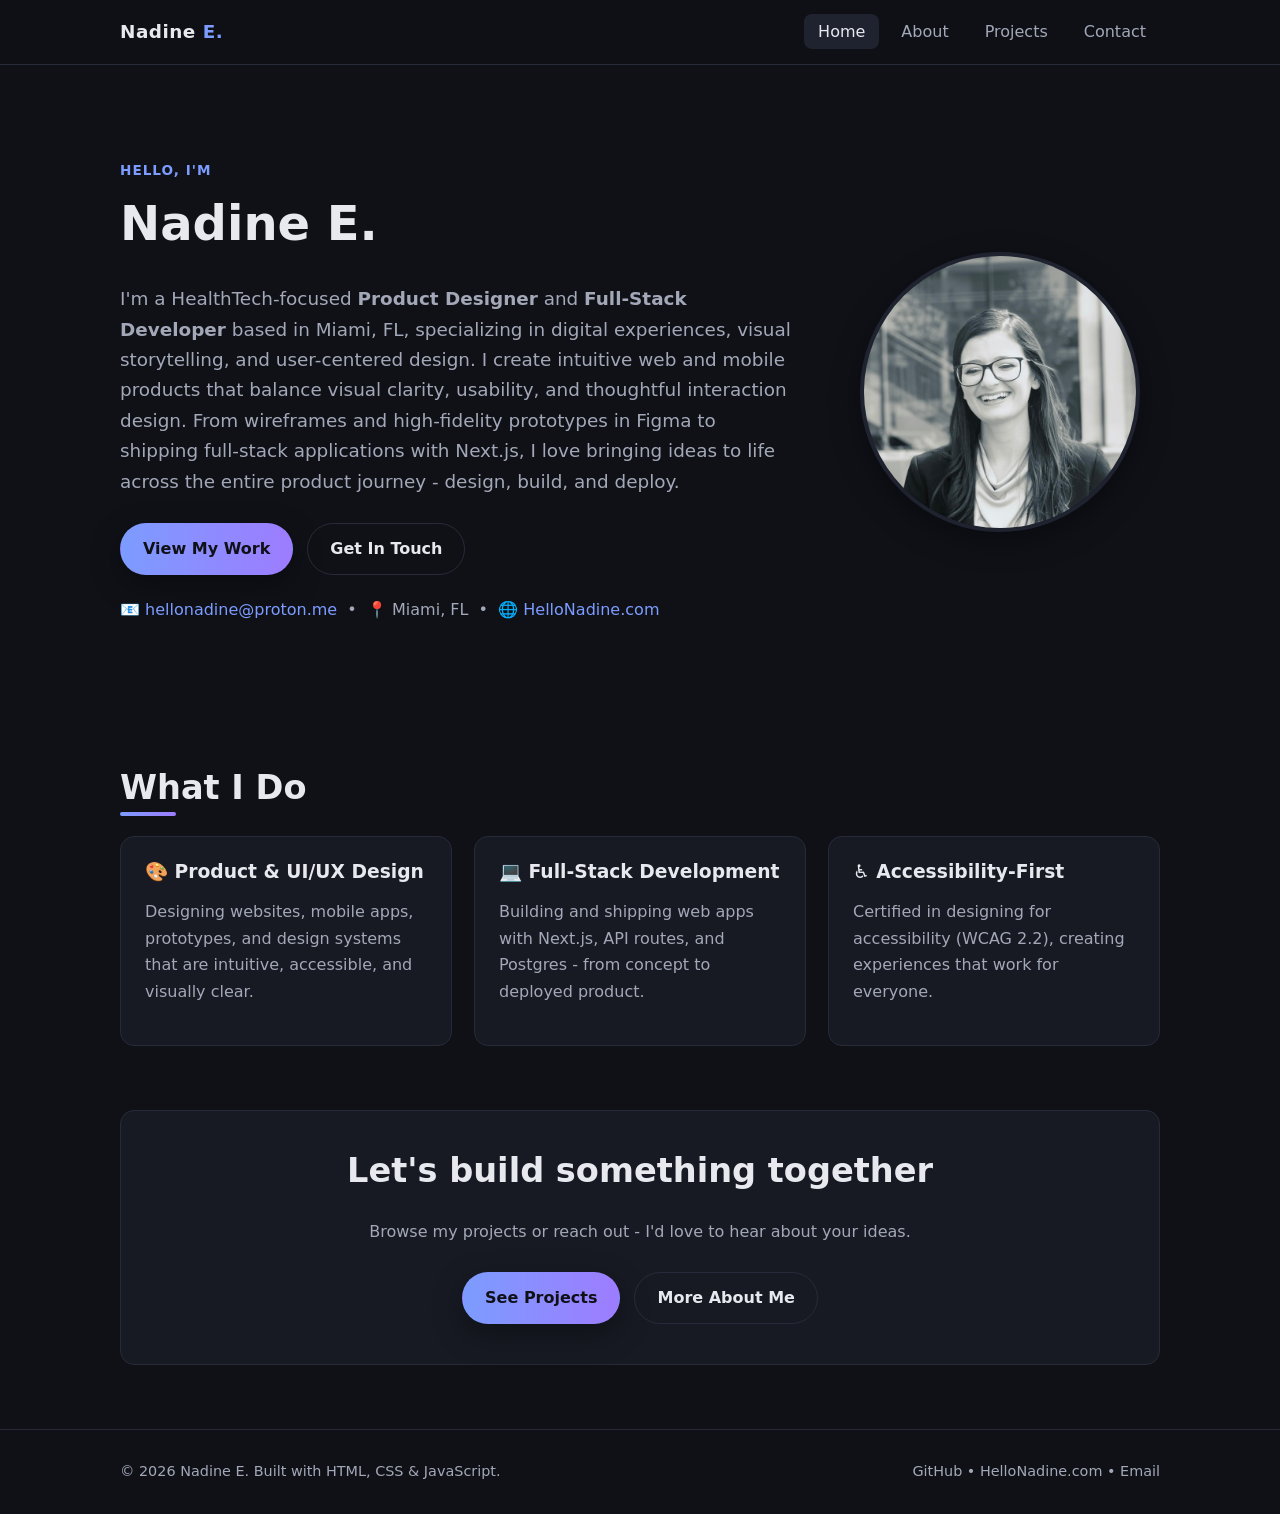
<file: index.html>
<!DOCTYPE html>
<html lang="en">
<head>
  <meta charset="UTF-8" />
  <meta name="viewport" content="width=device-width, initial-scale=1.0" />
  <title>Nadine E. | Product Designer &amp; Developer</title>
  <meta name="description" content="Nadine E. - HealthTech-focused Product Designer and Full-Stack Developer based in Miami, FL. Projects, skills, and contact information." />
  <link rel="stylesheet" href="style.css" />
</head>
<body>
  <!-- ===== Navigation ===== -->
  <nav class="navbar">
    <div class="container nav-inner">
      <a href="index.html" class="brand">Nadine<span> E.</span></a>
      <button class="nav-toggle" aria-label="Toggle navigation">
        <span></span><span></span><span></span>
      </button>
      <ul class="nav-links">
        <li><a href="index.html" class="active">Home</a></li>
        <li><a href="about.html">About</a></li>
        <li><a href="projects.html">Projects</a></li>
        <li><a href="contact.html">Contact</a></li>
      </ul>
    </div>
  </nav>

  <!-- ===== Hero / Bio ===== -->
  <header class="hero">
    <div class="container hero-grid">
      <div>
        <p class="eyebrow">Hello, I'm</p>
        <h1>Nadine E.</h1>
        <p class="lead">
          I'm a HealthTech-focused <strong>Product Designer</strong> and
          <strong>Full-Stack Developer</strong> based in Miami, FL, specializing
          in digital experiences, visual storytelling, and user-centered design.
          I create intuitive web and mobile products that balance visual clarity,
          usability, and thoughtful interaction design. From wireframes and
          high-fidelity prototypes in Figma to shipping full-stack applications
          with Next.js, I love bringing ideas to life across the entire product
          journey - design, build, and deploy.
        </p>
        <div class="hero-actions">
          <a href="projects.html" class="btn btn-primary">View My Work</a>
          <a href="contact.html" class="btn btn-ghost">Get In Touch</a>
        </div>
        <p class="muted" style="margin-top:22px;">
          📧 <a href="mailto:hellonadine@proton.me">hellonadine@proton.me</a>
          &nbsp;•&nbsp;
          📍 Miami, FL
          &nbsp;•&nbsp;
          🌐 <a href="https://hellonadine.com" target="_blank" rel="noopener">HelloNadine.com</a>
        </p>
      </div>
      <img class="avatar" src="images/profile.jpeg" alt="Professional photo of Nadine E." />
    </div>
  </header>

  <!-- ===== Highlights ===== -->
  <section>
    <div class="container">
      <h2 class="section-title">What I Do</h2>
      <div class="grid grid-3">
        <div class="card">
          <h3>🎨 Product &amp; UI/UX Design</h3>
          <p class="muted">Designing websites, mobile apps, prototypes, and design systems that are intuitive, accessible, and visually clear.</p>
        </div>
        <div class="card">
          <h3>💻 Full-Stack Development</h3>
          <p class="muted">Building and shipping web apps with Next.js, API routes, and Postgres - from concept to deployed product.</p>
        </div>
        <div class="card">
          <h3>♿ Accessibility-First</h3>
          <p class="muted">Certified in designing for accessibility (WCAG 2.2), creating experiences that work for everyone.</p>
        </div>
      </div>
    </div>
  </section>

  <!-- ===== Call to action ===== -->
  <section style="padding-top:0;">
    <div class="container center">
      <div class="card" style="padding:40px;">
        <h2>Let's build something together</h2>
        <p class="muted">Browse my projects or reach out - I'd love to hear about your ideas.</p>
        <div class="hero-actions" style="justify-content:center;">
          <a href="projects.html" class="btn btn-primary">See Projects</a>
          <a href="about.html" class="btn btn-ghost">More About Me</a>
        </div>
      </div>
    </div>
  </section>

  <!-- ===== Footer ===== -->
  <footer class="footer">
    <div class="container footer-inner">
      <span>© <span id="year"></span> Nadine E. Built with HTML, CSS &amp; JavaScript.</span>
      <span>
        <a href="https://github.com/nadine-codes" target="_blank" rel="noopener">GitHub</a> •
        <a href="https://hellonadine.com" target="_blank" rel="noopener">HelloNadine.com</a> •
        <a href="mailto:hellonadine@proton.me">Email</a>
      </span>
    </div>
  </footer>

  <script src="script.js"></script>
</body>
</html>
</file>
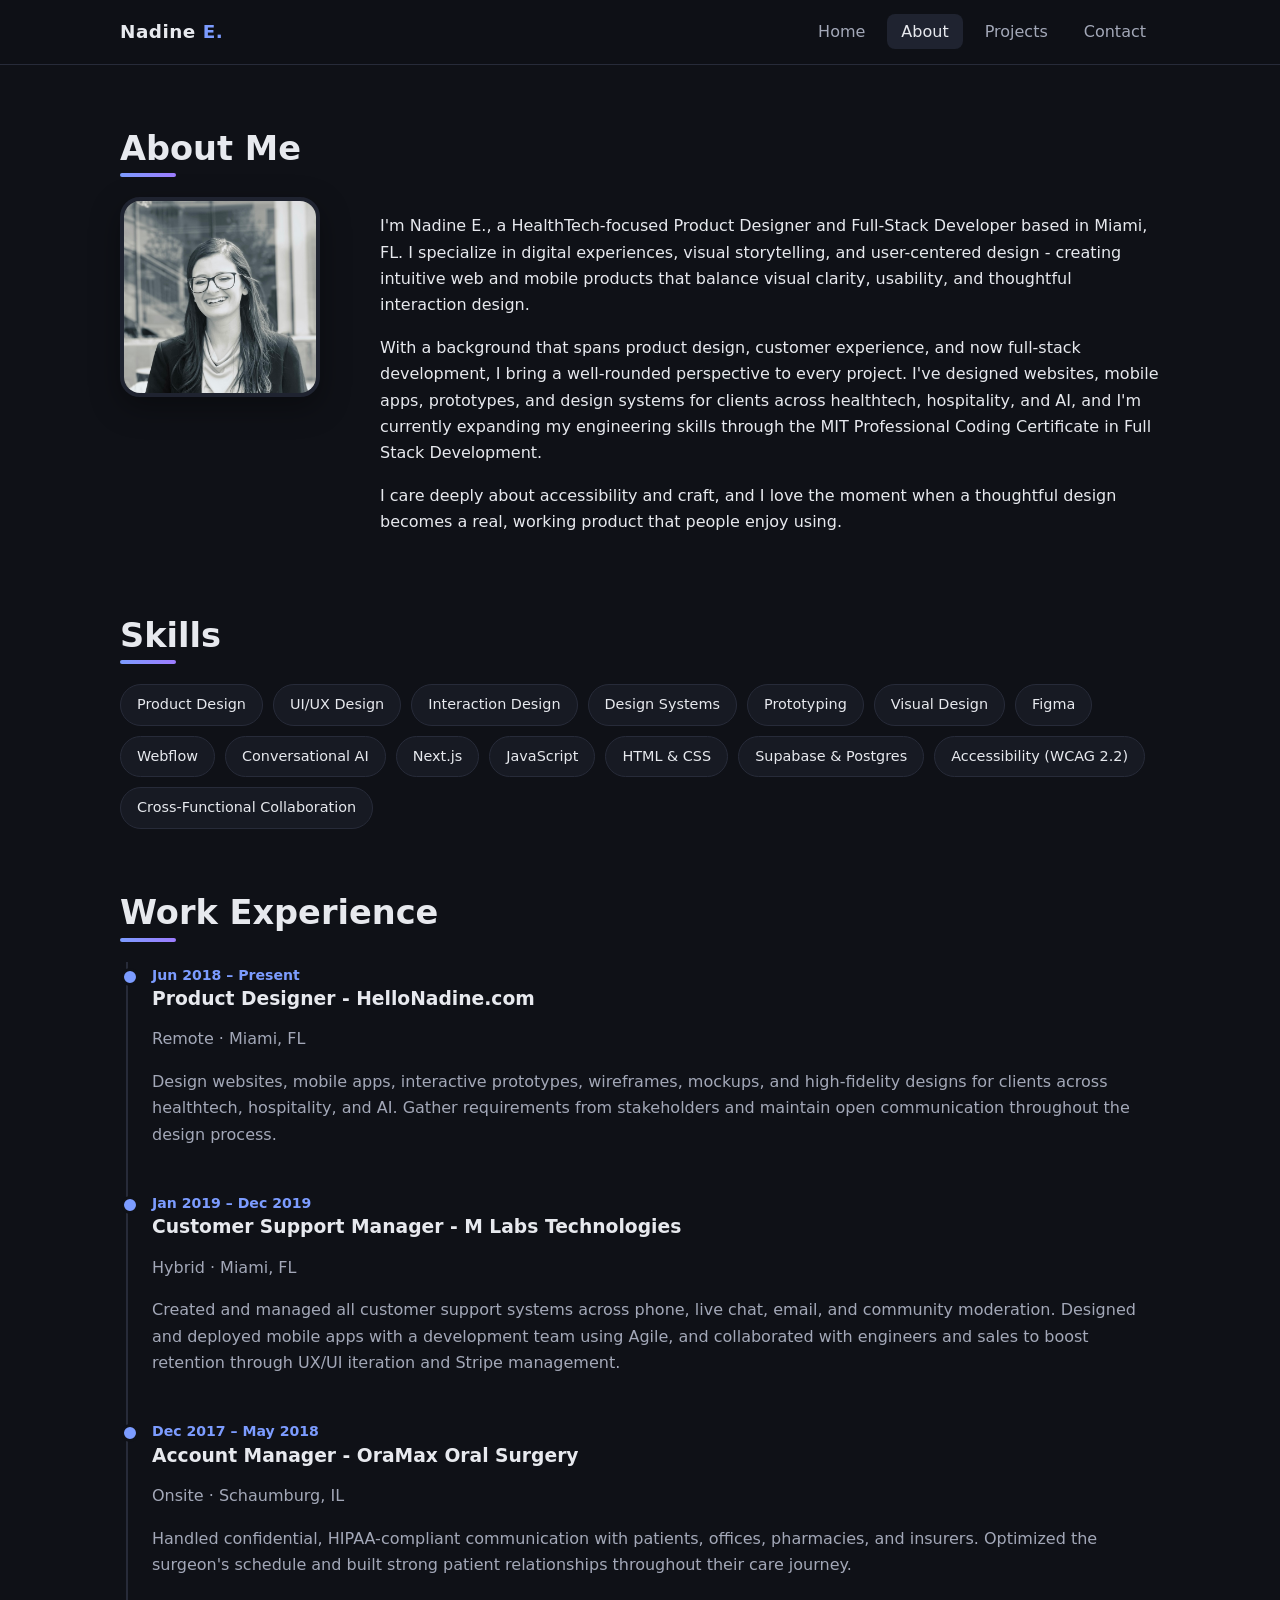
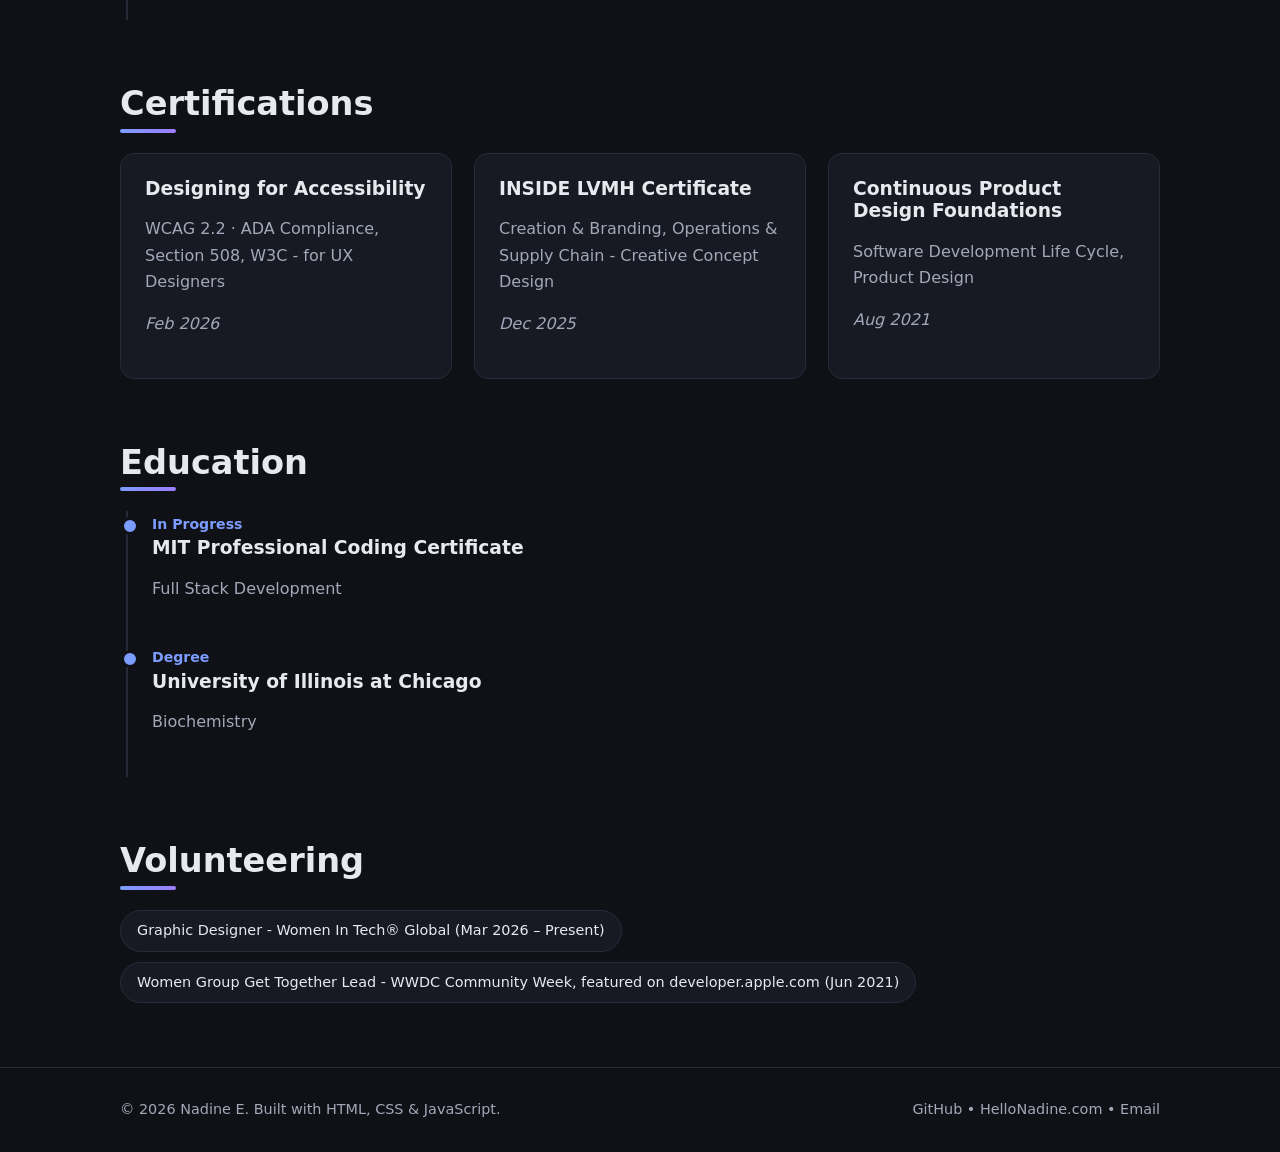
<file: about.html>
<!DOCTYPE html>
<html lang="en">
<head>
  <meta charset="UTF-8" />
  <meta name="viewport" content="width=device-width, initial-scale=1.0" />
  <title>About | Nadine E.</title>
  <meta name="description" content="About Nadine E. - Product Designer and Full-Stack Developer. Skills, experience, certifications, and education." />
  <link rel="stylesheet" href="style.css" />
</head>
<body>
  <nav class="navbar">
    <div class="container nav-inner">
      <a href="index.html" class="brand">Nadine<span> E.</span></a>
      <button class="nav-toggle" aria-label="Toggle navigation">
        <span></span><span></span><span></span>
      </button>
      <ul class="nav-links">
        <li><a href="index.html">Home</a></li>
        <li><a href="about.html" class="active">About</a></li>
        <li><a href="projects.html">Projects</a></li>
        <li><a href="contact.html">Contact</a></li>
      </ul>
    </div>
  </nav>

  <!-- ===== Intro ===== -->
  <section>
    <div class="container">
      <h2 class="section-title">About Me</h2>
      <div class="about-grid">
        <img class="avatar-sm" src="images/profile.jpeg" alt="Professional photo of Nadine E." />
        <div>
          <p>
            I'm Nadine E., a HealthTech-focused Product Designer and
            Full-Stack Developer based in Miami, FL. I specialize in digital
            experiences, visual storytelling, and user-centered design - creating
            intuitive web and mobile products that balance visual clarity,
            usability, and thoughtful interaction design.
          </p>
          <p>
            With a background that spans product design, customer experience, and
            now full-stack development, I bring a well-rounded perspective to
            every project. I've designed websites, mobile apps, prototypes, and
            design systems for clients across healthtech, hospitality, and AI, and
            I'm currently expanding my engineering skills through the MIT
            Professional Coding Certificate in Full Stack Development.
          </p>
          <p>
            I care deeply about accessibility and craft, and I love the moment
            when a thoughtful design becomes a real, working product that people
            enjoy using.
          </p>
        </div>
      </div>
    </div>
  </section>

  <!-- ===== Skills ===== -->
  <section style="padding-top:0;">
    <div class="container">
      <h2 class="section-title">Skills</h2>
      <ul class="skills-list">
        <li>Product Design</li>
        <li>UI/UX Design</li>
        <li>Interaction Design</li>
        <li>Design Systems</li>
        <li>Prototyping</li>
        <li>Visual Design</li>
        <li>Figma</li>
        <li>Webflow</li>
        <li>Conversational AI</li>
        <li>Next.js</li>
        <li>JavaScript</li>
        <li>HTML &amp; CSS</li>
        <li>Supabase &amp; Postgres</li>
        <li>Accessibility (WCAG 2.2)</li>
        <li>Cross-Functional Collaboration</li>
      </ul>
    </div>
  </section>

  <!-- ===== Experience ===== -->
  <section style="padding-top:0;">
    <div class="container">
      <h2 class="section-title">Work Experience</h2>
      <div class="timeline">
        <div class="timeline-item">
          <span class="when">Jun 2018 – Present</span>
          <h3>Product Designer - HelloNadine.com</h3>
          <p class="muted">Remote · Miami, FL</p>
          <p class="muted">
            Design websites, mobile apps, interactive prototypes, wireframes,
            mockups, and high-fidelity designs for clients across healthtech,
            hospitality, and AI. Gather requirements from stakeholders and
            maintain open communication throughout the design process.
          </p>
        </div>
        <div class="timeline-item">
          <span class="when">Jan 2019 – Dec 2019</span>
          <h3>Customer Support Manager - M Labs Technologies</h3>
          <p class="muted">Hybrid · Miami, FL</p>
          <p class="muted">
            Created and managed all customer support systems across phone, live
            chat, email, and community moderation. Designed and deployed mobile
            apps with a development team using Agile, and collaborated with
            engineers and sales to boost retention through UX/UI iteration and
            Stripe management.
          </p>
        </div>
        <div class="timeline-item">
          <span class="when">Dec 2017 – May 2018</span>
          <h3>Account Manager - OraMax Oral Surgery</h3>
          <p class="muted">Onsite · Schaumburg, IL</p>
          <p class="muted">
            Handled confidential, HIPAA-compliant communication with patients,
            offices, pharmacies, and insurers. Optimized the surgeon's schedule
            and built strong patient relationships throughout their care journey.
          </p>
        </div>
      </div>
    </div>
  </section>

  <!-- ===== Certifications ===== -->
  <section style="padding-top:0;">
    <div class="container">
      <h2 class="section-title">Certifications</h2>
      <div class="grid grid-3">
        <div class="card">
          <h3>Designing for Accessibility</h3>
          <p class="muted">WCAG 2.2 · ADA Compliance, Section 508, W3C - for UX Designers</p>
          <p class="muted"><em>Feb 2026</em></p>
        </div>
        <div class="card">
          <h3>INSIDE LVMH Certificate</h3>
          <p class="muted">Creation &amp; Branding, Operations &amp; Supply Chain - Creative Concept Design</p>
          <p class="muted"><em>Dec 2025</em></p>
        </div>
        <div class="card">
          <h3>Continuous Product Design Foundations</h3>
          <p class="muted">Software Development Life Cycle, Product Design</p>
          <p class="muted"><em>Aug 2021</em></p>
        </div>
      </div>
    </div>
  </section>

  <!-- ===== Education ===== -->
  <section style="padding-top:0;">
    <div class="container">
      <h2 class="section-title">Education</h2>
      <div class="timeline">
        <div class="timeline-item">
          <span class="when">In Progress</span>
          <h3>MIT Professional Coding Certificate</h3>
          <p class="muted">Full Stack Development</p>
        </div>
        <div class="timeline-item">
          <span class="when">Degree</span>
          <h3>University of Illinois at Chicago</h3>
          <p class="muted">Biochemistry</p>
        </div>
      </div>
    </div>
  </section>

  <!-- ===== Volunteering ===== -->
  <section style="padding-top:0;">
    <div class="container">
      <h2 class="section-title">Volunteering</h2>
      <ul class="skills-list" style="flex-direction:column; align-items:flex-start;">
        <li>Graphic Designer - Women In Tech® Global (Mar 2026 – Present)</li>
        <li>Women Group Get Together Lead - WWDC Community Week, featured on developer.apple.com (Jun 2021)</li>
      </ul>
    </div>
  </section>

  <footer class="footer">
    <div class="container footer-inner">
      <span>© <span id="year"></span> Nadine E. Built with HTML, CSS &amp; JavaScript.</span>
      <span>
        <a href="https://github.com/nadine-codes" target="_blank" rel="noopener">GitHub</a> •
        <a href="https://hellonadine.com" target="_blank" rel="noopener">HelloNadine.com</a> •
        <a href="mailto:hellonadine@proton.me">Email</a>
      </span>
    </div>
  </footer>

  <script src="script.js"></script>
</body>
</html>
</file>
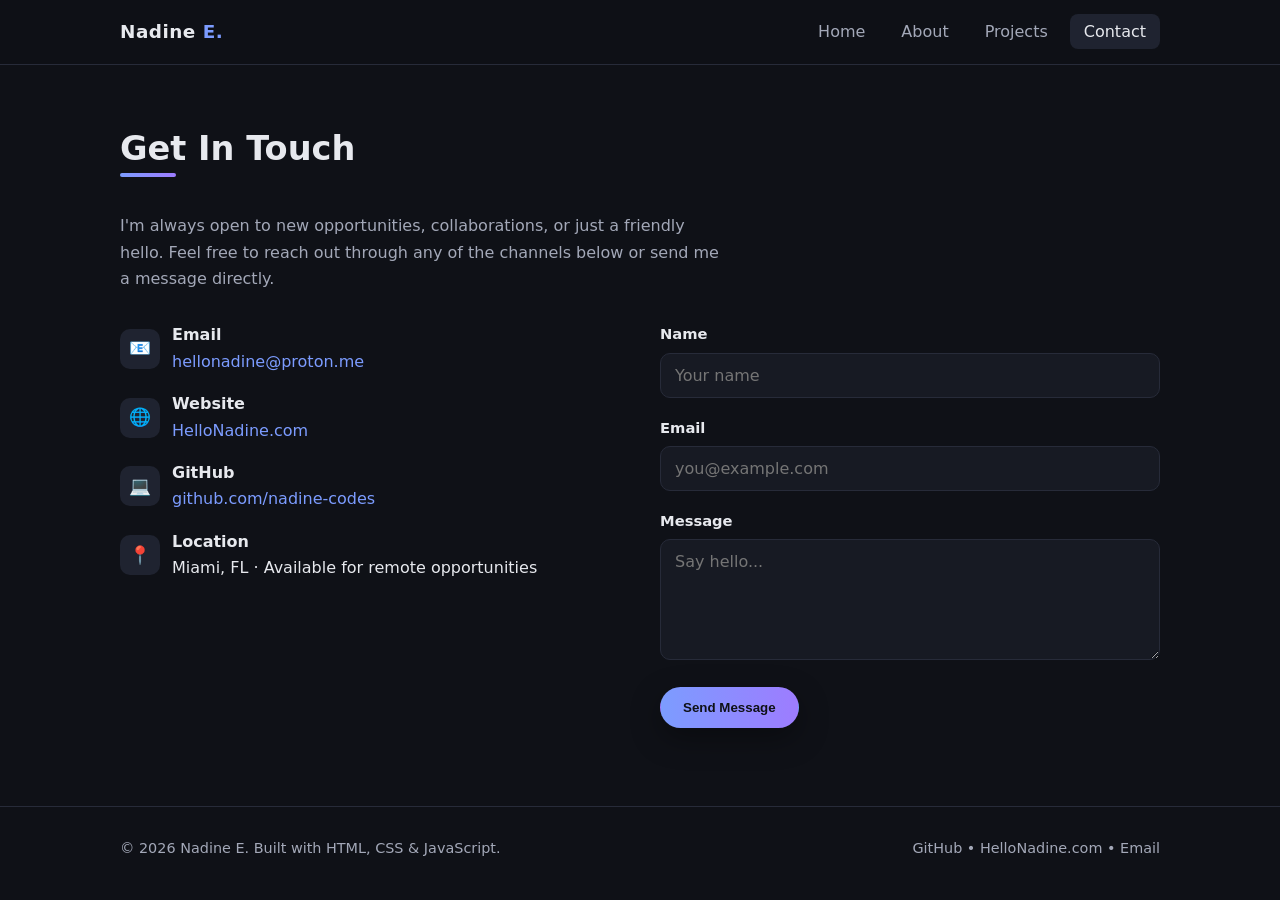
<file: contact.html>
<!DOCTYPE html>
<html lang="en">
<head>
  <meta charset="UTF-8" />
  <meta name="viewport" content="width=device-width, initial-scale=1.0" />
  <title>Contact | Nadine E.</title>
  <meta name="description" content="Get in touch with Nadine E. - email, website, GitHub, and a contact form." />
  <link rel="stylesheet" href="style.css" />
</head>
<body>
  <nav class="navbar">
    <div class="container nav-inner">
      <a href="index.html" class="brand">Nadine<span> E.</span></a>
      <button class="nav-toggle" aria-label="Toggle navigation">
        <span></span><span></span><span></span>
      </button>
      <ul class="nav-links">
        <li><a href="index.html">Home</a></li>
        <li><a href="about.html">About</a></li>
        <li><a href="projects.html">Projects</a></li>
        <li><a href="contact.html" class="active">Contact</a></li>
      </ul>
    </div>
  </nav>

  <section>
    <div class="container">
      <h2 class="section-title">Get In Touch</h2>
      <p class="muted" style="max-width:60ch;">
        I'm always open to new opportunities, collaborations, or just a friendly
        hello. Feel free to reach out through any of the channels below or send
        me a message directly.
      </p>

      <div class="contact-grid" style="margin-top:30px;">
        <!-- Contact details -->
        <div>
          <ul class="contact-list">
            <li>
              <span class="ico">📧</span>
              <span><strong>Email</strong><br />
                <a href="mailto:hellonadine@proton.me">hellonadine@proton.me</a></span>
            </li>
            <li>
              <span class="ico">🌐</span>
              <span><strong>Website</strong><br />
                <a href="https://hellonadine.com" target="_blank" rel="noopener">HelloNadine.com</a></span>
            </li>
            <li>
              <span class="ico">💻</span>
              <span><strong>GitHub</strong><br />
                <a href="https://github.com/nadine-codes" target="_blank" rel="noopener">github.com/nadine-codes</a></span>
            </li>
            <li>
              <span class="ico">📍</span>
              <span><strong>Location</strong><br />
                Miami, FL · Available for remote opportunities</span>
            </li>
          </ul>
        </div>

        <!-- Contact form -->
        <div>
          <form id="contact-form">
            <div class="field">
              <label for="name">Name</label>
              <input type="text" id="name" name="name" placeholder="Your name" required />
            </div>
            <div class="field">
              <label for="email">Email</label>
              <input type="email" id="email" name="email" placeholder="you@example.com" required />
            </div>
            <div class="field">
              <label for="message">Message</label>
              <textarea id="message" name="message" rows="5" placeholder="Say hello..." required></textarea>
            </div>
            <button type="submit" class="btn btn-primary">Send Message</button>
            <p class="form-note" id="form-note"></p>
          </form>
        </div>
      </div>
    </div>
  </section>

  <footer class="footer">
    <div class="container footer-inner">
      <span>© <span id="year"></span> Nadine E. Built with HTML, CSS &amp; JavaScript.</span>
      <span>
        <a href="https://github.com/nadine-codes" target="_blank" rel="noopener">GitHub</a> •
        <a href="https://hellonadine.com" target="_blank" rel="noopener">HelloNadine.com</a> •
        <a href="mailto:hellonadine@proton.me">Email</a>
      </span>
    </div>
  </footer>

  <script src="script.js"></script>
</body>
</html>
</file>
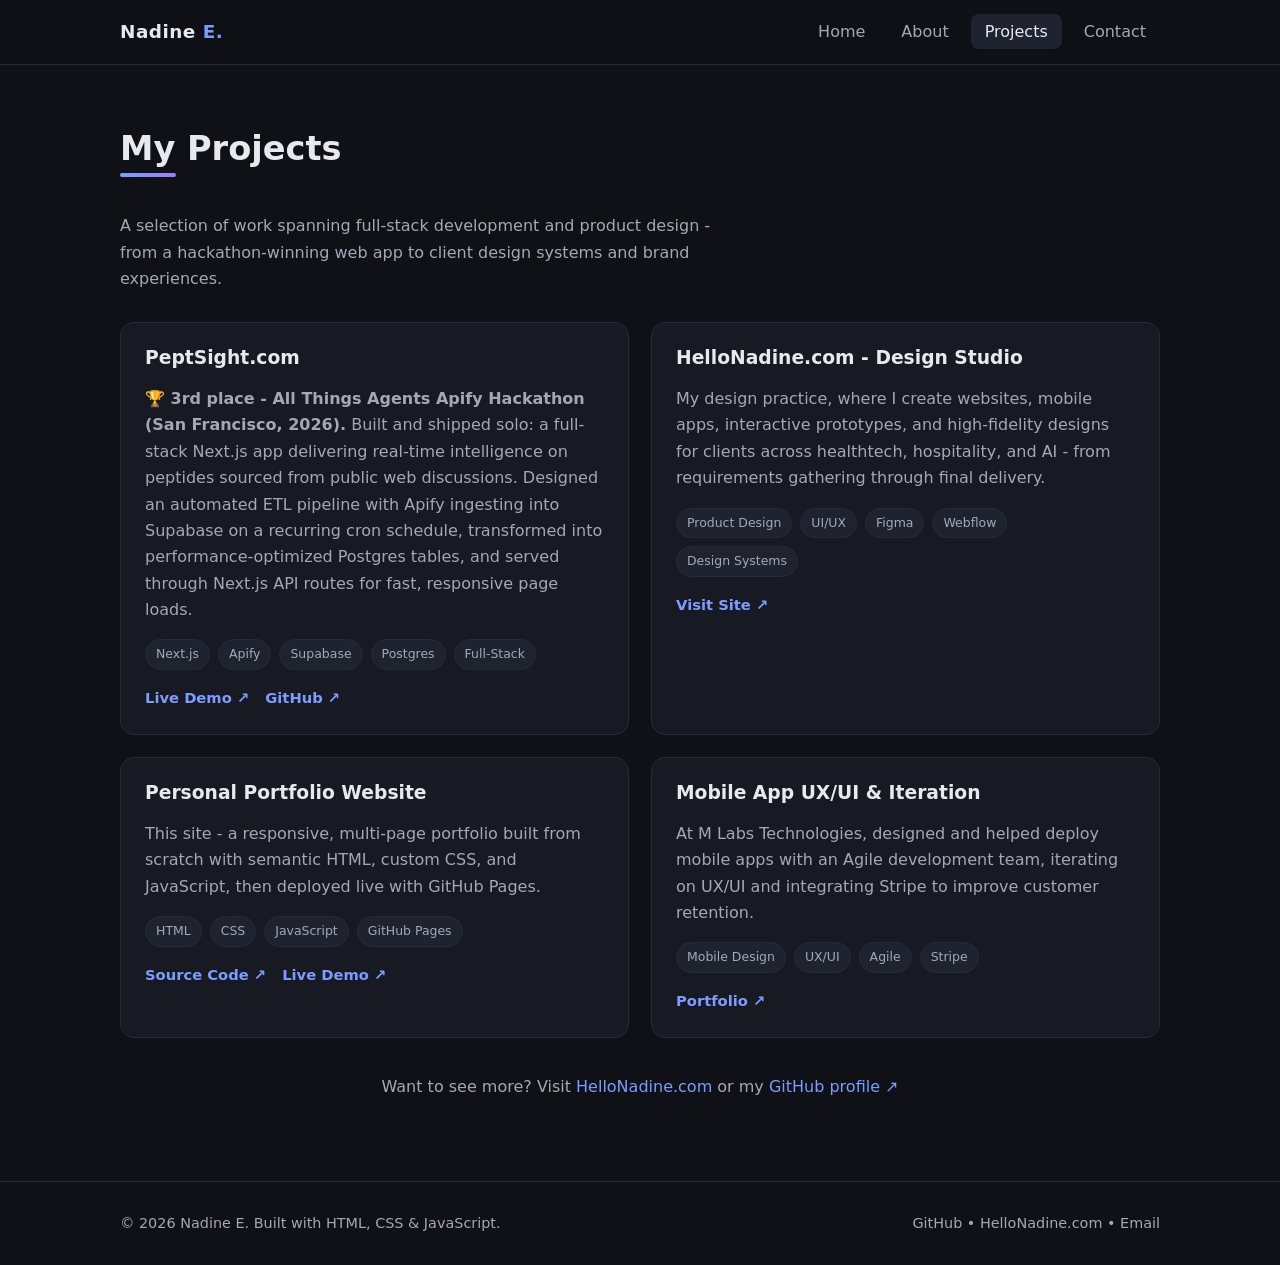
<file: projects.html>
<!DOCTYPE html>
<html lang="en">
<head>
  <meta charset="UTF-8" />
  <meta name="viewport" content="width=device-width, initial-scale=1.0" />
  <title>Projects | Nadine E.</title>
  <meta name="description" content="Selected design and development projects by Nadine E." />
  <link rel="stylesheet" href="style.css" />
</head>
<body>
  <nav class="navbar">
    <div class="container nav-inner">
      <a href="index.html" class="brand">Nadine<span> E.</span></a>
      <button class="nav-toggle" aria-label="Toggle navigation">
        <span></span><span></span><span></span>
      </button>
      <ul class="nav-links">
        <li><a href="index.html">Home</a></li>
        <li><a href="about.html">About</a></li>
        <li><a href="projects.html" class="active">Projects</a></li>
        <li><a href="contact.html">Contact</a></li>
      </ul>
    </div>
  </nav>

  <section>
    <div class="container">
      <h2 class="section-title">My Projects</h2>
      <p class="muted" style="max-width:60ch;">
        A selection of work spanning full-stack development and product design -
        from a hackathon-winning web app to client design systems and brand
        experiences.
      </p>

      <div class="grid grid-2" style="margin-top:30px;">
        <!-- Project 1 -->
        <article class="card">
          <h3>PeptSight.com</h3>
          <p class="muted">
            <strong>🏆 3rd place - All Things Agents Apify Hackathon (San Francisco, 2026).</strong>
            Built and shipped solo: a full-stack Next.js app delivering real-time
            intelligence on peptides sourced from public web discussions. Designed
            an automated ETL pipeline with Apify ingesting into Supabase on a
            recurring cron schedule, transformed into performance-optimized
            Postgres tables, and served through Next.js API routes for fast,
            responsive page loads.
          </p>
          <div class="tags">
            <span class="tag">Next.js</span>
            <span class="tag">Apify</span>
            <span class="tag">Supabase</span>
            <span class="tag">Postgres</span>
            <span class="tag">Full-Stack</span>
          </div>
          <div class="card-links">
            <a href="https://peptsight.com" target="_blank" rel="noopener">Live Demo ↗</a>
            <a href="https://github.com/nadine-codes" target="_blank" rel="noopener">GitHub ↗</a>
          </div>
        </article>

        <!-- Project 2 -->
        <article class="card">
          <h3>HelloNadine.com - Design Studio</h3>
          <p class="muted">
            My design practice, where I create websites, mobile apps, interactive
            prototypes, and high-fidelity designs for clients across healthtech,
            hospitality, and AI - from requirements gathering through final
            delivery.
          </p>
          <div class="tags">
            <span class="tag">Product Design</span>
            <span class="tag">UI/UX</span>
            <span class="tag">Figma</span>
            <span class="tag">Webflow</span>
            <span class="tag">Design Systems</span>
          </div>
          <div class="card-links">
            <a href="https://hellonadine.com" target="_blank" rel="noopener">Visit Site ↗</a>
          </div>
        </article>

        <!-- Project 3 -->
        <article class="card">
          <h3>Personal Portfolio Website</h3>
          <p class="muted">
            This site - a responsive, multi-page portfolio built from scratch with
            semantic HTML, custom CSS, and JavaScript, then deployed live with
            GitHub Pages.
          </p>
          <div class="tags">
            <span class="tag">HTML</span>
            <span class="tag">CSS</span>
            <span class="tag">JavaScript</span>
            <span class="tag">GitHub Pages</span>
          </div>
          <div class="card-links">
            <a href="https://github.com/nadine-codes/nadine-codes.github.io" target="_blank" rel="noopener">Source Code ↗</a>
            <a href="https://nadine-codes.github.io" target="_blank" rel="noopener">Live Demo ↗</a>
          </div>
        </article>

        <!-- Project 4 -->
        <article class="card">
          <h3>Mobile App UX/UI &amp; Iteration</h3>
          <p class="muted">
            At M Labs Technologies, designed and helped deploy mobile apps with an
            Agile development team, iterating on UX/UI and integrating Stripe to
            improve customer retention.
          </p>
          <div class="tags">
            <span class="tag">Mobile Design</span>
            <span class="tag">UX/UI</span>
            <span class="tag">Agile</span>
            <span class="tag">Stripe</span>
          </div>
          <div class="card-links">
            <a href="https://hellonadine.com" target="_blank" rel="noopener">Portfolio ↗</a>
          </div>
        </article>
      </div>

      <p class="muted center" style="margin-top:36px;">
        Want to see more? Visit
        <a href="https://hellonadine.com" target="_blank" rel="noopener">HelloNadine.com</a>
        or my
        <a href="https://github.com/nadine-codes" target="_blank" rel="noopener">GitHub profile ↗</a>
      </p>
    </div>
  </section>

  <footer class="footer">
    <div class="container footer-inner">
      <span>© <span id="year"></span> Nadine E. Built with HTML, CSS &amp; JavaScript.</span>
      <span>
        <a href="https://github.com/nadine-codes" target="_blank" rel="noopener">GitHub</a> •
        <a href="https://hellonadine.com" target="_blank" rel="noopener">HelloNadine.com</a> •
        <a href="mailto:hellonadine@proton.me">Email</a>
      </span>
    </div>
  </footer>

  <script src="script.js"></script>
</body>
</html>
</file>
<file: style.css>
/* ===== Design tokens ===== */
:root {
  --bg: #0f1117;
  --surface: #171a23;
  --surface-2: #1f2330;
  --text: #e7e9ee;
  --muted: #a3a8b8;
  --accent: #7c9cff;
  --accent-2: #9d7cff;
  --border: #272b39;
  --radius: 14px;
  --shadow: 0 10px 30px rgba(0, 0, 0, 0.35);
  --maxw: 1080px;
  --font: "Segoe UI", system-ui, -apple-system, Roboto, Helvetica, Arial, sans-serif;
}

/* ===== Base ===== */
* { box-sizing: border-box; }

html { scroll-behavior: smooth; scroll-padding-top: 80px; }

body {
  margin: 0;
  font-family: var(--font);
  background: var(--bg);
  color: var(--text);
  line-height: 1.65;
  -webkit-font-smoothing: antialiased;
}

a { color: var(--accent); text-decoration: none; }
a:hover { text-decoration: underline; }

img { max-width: 100%; display: block; }

.container {
  width: 100%;
  max-width: var(--maxw);
  margin: 0 auto;
  padding: 0 20px;
}

section { padding: 64px 0; }

h1, h2, h3 { line-height: 1.2; margin-top: 0; }
h1 { font-size: clamp(2rem, 5vw, 3rem); }
h2 { font-size: clamp(1.5rem, 4vw, 2.1rem); }

.section-title {
  position: relative;
  display: inline-block;
  margin-bottom: 28px;
}
.section-title::after {
  content: "";
  position: absolute;
  left: 0;
  bottom: -8px;
  width: 56px;
  height: 4px;
  border-radius: 4px;
  background: linear-gradient(90deg, var(--accent), var(--accent-2));
}

.muted { color: var(--muted); }
.center { text-align: center; }

/* ===== Buttons ===== */
.btn {
  display: inline-block;
  padding: 12px 22px;
  border-radius: 999px;
  font-weight: 600;
  border: 1px solid transparent;
  cursor: pointer;
  transition: transform 0.15s ease, box-shadow 0.15s ease, background 0.15s ease;
}
.btn:hover { text-decoration: none; transform: translateY(-2px); }
.btn-primary {
  background: linear-gradient(90deg, var(--accent), var(--accent-2));
  color: #0f1117;
  box-shadow: var(--shadow);
}
.btn-ghost {
  border-color: var(--border);
  color: var(--text);
  background: transparent;
}
.btn-ghost:hover { background: var(--surface-2); }

/* ===== Navbar ===== */
.navbar {
  position: sticky;
  top: 0;
  z-index: 100;
  background: rgba(15, 17, 23, 0.85);
  backdrop-filter: blur(10px);
  border-bottom: 1px solid var(--border);
}
.nav-inner {
  display: flex;
  align-items: center;
  justify-content: space-between;
  height: 64px;
}
.brand {
  font-weight: 800;
  font-size: 1.15rem;
  color: var(--text);
  letter-spacing: 0.5px;
}
.brand:hover { text-decoration: none; }
.brand span { color: var(--accent); }

.nav-links {
  display: flex;
  gap: 8px;
  list-style: none;
  margin: 0;
  padding: 0;
}
.nav-links a {
  color: var(--muted);
  padding: 8px 14px;
  border-radius: 8px;
  font-weight: 500;
}
.nav-links a:hover { color: var(--text); background: var(--surface-2); text-decoration: none; }
.nav-links a.active { color: var(--text); background: var(--surface-2); }

.nav-toggle {
  display: none;
  background: none;
  border: 1px solid var(--border);
  border-radius: 8px;
  width: 42px;
  height: 38px;
  cursor: pointer;
  flex-direction: column;
  justify-content: center;
  align-items: center;
  gap: 4px;
}
.nav-toggle span {
  width: 20px; height: 2px; background: var(--text); display: block;
  transition: 0.2s ease;
}

/* ===== Hero ===== */
.hero {
  padding: 80px 0 64px;
}
.hero-grid {
  display: grid;
  grid-template-columns: 1fr 320px;
  gap: 48px;
  align-items: center;
}
.hero .eyebrow {
  color: var(--accent);
  font-weight: 600;
  letter-spacing: 1px;
  text-transform: uppercase;
  font-size: 0.85rem;
}
.hero p.lead { font-size: 1.15rem; color: var(--muted); max-width: 60ch; }
.hero-actions { margin-top: 26px; display: flex; gap: 14px; flex-wrap: wrap; }

.avatar {
  width: 280px;
  height: 280px;
  border-radius: 50%;
  object-fit: cover;
  margin: 0 auto;
  border: 4px solid var(--surface-2);
  box-shadow: var(--shadow);
}
.avatar-sm {
  width: 200px;
  height: 200px;
  border-radius: 20px;
  object-fit: cover;
  border: 4px solid var(--surface-2);
  box-shadow: var(--shadow);
}

/* ===== Cards / grids ===== */
.grid { display: grid; gap: 22px; }
.grid-3 { grid-template-columns: repeat(3, 1fr); }
.grid-2 { grid-template-columns: repeat(2, 1fr); }

.card {
  background: var(--surface);
  border: 1px solid var(--border);
  border-radius: var(--radius);
  padding: 24px;
  transition: transform 0.18s ease, border-color 0.18s ease;
}
.card:hover { transform: translateY(-4px); border-color: var(--accent); }
.card h3 { margin-bottom: 8px; }
.card .tags { margin-top: 14px; display: flex; flex-wrap: wrap; gap: 8px; }
.tag {
  font-size: 0.78rem;
  background: var(--surface-2);
  color: var(--muted);
  padding: 4px 10px;
  border-radius: 999px;
  border: 1px solid var(--border);
}
.card-links { margin-top: 16px; display: flex; gap: 16px; font-weight: 600; font-size: 0.92rem; }

/* ===== About layout ===== */
.about-grid {
  display: grid;
  grid-template-columns: 220px 1fr;
  gap: 40px;
  align-items: start;
}
.skills-list { display: flex; flex-wrap: wrap; gap: 10px; padding: 0; list-style: none; margin: 0; }
.skills-list li {
  background: var(--surface);
  border: 1px solid var(--border);
  padding: 8px 16px;
  border-radius: 999px;
  font-size: 0.9rem;
}

.timeline { border-left: 2px solid var(--border); padding-left: 24px; margin-left: 6px; }
.timeline-item { position: relative; padding-bottom: 26px; }
.timeline-item::before {
  content: "";
  position: absolute;
  left: -31px;
  top: 6px;
  width: 12px; height: 12px;
  border-radius: 50%;
  background: var(--accent);
  border: 3px solid var(--bg);
}
.timeline-item h3 { margin-bottom: 2px; }
.timeline-item .when { color: var(--accent); font-size: 0.88rem; font-weight: 600; }

/* ===== Contact ===== */
.contact-grid { display: grid; grid-template-columns: 1fr 1fr; gap: 40px; }
.contact-list { list-style: none; padding: 0; margin: 0; }
.contact-list li { margin-bottom: 16px; display: flex; gap: 12px; align-items: center; }
.contact-list .ico {
  width: 40px; height: 40px; flex: none;
  display: grid; place-items: center;
  background: var(--surface-2); border-radius: 10px; font-size: 1.1rem;
}

form .field { margin-bottom: 18px; }
form label { display: block; margin-bottom: 6px; font-weight: 600; font-size: 0.92rem; }
form input, form textarea {
  width: 100%;
  padding: 12px 14px;
  background: var(--surface);
  border: 1px solid var(--border);
  border-radius: 10px;
  color: var(--text);
  font-family: inherit;
  font-size: 1rem;
}
form input:focus, form textarea:focus { outline: 2px solid var(--accent); border-color: transparent; }
.form-note { margin-top: 14px; font-size: 0.9rem; }
.form-note.ok { color: #6ee7a8; }

/* ===== Footer ===== */
.footer {
  border-top: 1px solid var(--border);
  padding: 30px 0;
  color: var(--muted);
  font-size: 0.9rem;
}
.footer .footer-inner { display: flex; justify-content: space-between; flex-wrap: wrap; gap: 12px; }
.footer a { color: var(--muted); }
.footer a:hover { color: var(--text); }

/* ===== Responsive ===== */
@media (max-width: 820px) {
  .hero-grid { grid-template-columns: 1fr; text-align: center; }
  .hero-actions { justify-content: center; }
  .avatar { order: -1; }
  .about-grid { grid-template-columns: 1fr; }
  .grid-3 { grid-template-columns: 1fr; }
  .grid-2 { grid-template-columns: 1fr; }
  .contact-grid { grid-template-columns: 1fr; }

  .nav-toggle { display: flex; }
  .nav-links {
    position: absolute;
    top: 64px;
    right: 0;
    left: 0;
    flex-direction: column;
    background: var(--surface);
    border-bottom: 1px solid var(--border);
    padding: 12px;
    gap: 4px;
    display: none;
  }
  .nav-links.open { display: flex; }
  .nav-links a { padding: 12px 14px; }
}
</file>
